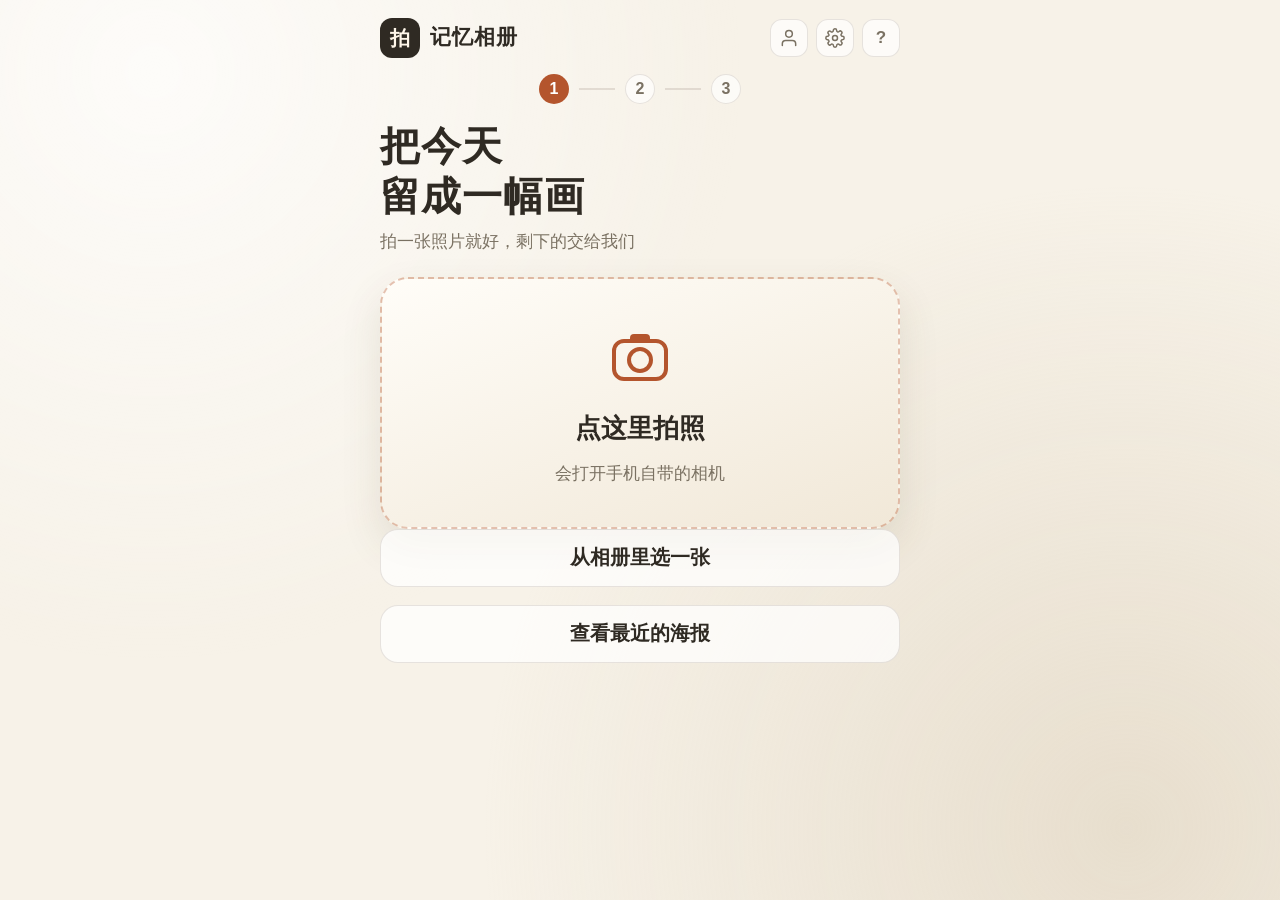
<file: index.html>
<!DOCTYPE html>
<html lang="zh-CN">
<head>
  <meta charset="utf-8">
  <meta name="viewport" content="width=device-width, initial-scale=1, viewport-fit=cover">
  <meta name="theme-color" content="#F7F2E8">
  <meta name="description" content="记忆相册 · 随手拍一张照片，选一种风格，生成一张带家人留言的纪念海报。">
  <title>记忆相册 · 把今天留成一幅画</title>
  <link rel="stylesheet" href="style.css?v=20261114c">
</head>
<body>
  <main class="app">
    <header class="top">
      <a class="brand" href="./">
        <span class="brand-mark">拍</span>
        <span class="brand-text">记忆相册</span>
      </a>
      <div class="top-actions">
        <button class="icon-btn" id="user-btn" type="button" aria-label="我的身份">
          <svg viewBox="0 0 24 24" width="20" height="20" fill="none" stroke="currentColor" stroke-width="1.8" stroke-linecap="round" stroke-linejoin="round" aria-hidden="true">
            <path d="M20 21v-2a4 4 0 0 0-4-4H8a4 4 0 0 0-4 4v2"></path>
            <circle cx="12" cy="7" r="4"></circle>
          </svg>
        </button>
        <button class="icon-btn" id="family-btn" type="button" aria-label="家人昵称设置">
          <svg viewBox="0 0 24 24" width="20" height="20" fill="none" stroke="currentColor" stroke-width="1.8" stroke-linecap="round" stroke-linejoin="round" aria-hidden="true">
            <circle cx="12" cy="12" r="3"></circle>
            <path d="M19.4 15a1.65 1.65 0 0 0 .33 1.82l.06.06a2 2 0 0 1-2.83 2.83l-.06-.06a1.65 1.65 0 0 0-1.82-.33 1.65 1.65 0 0 0-1 1.51V21a2 2 0 0 1-4 0v-.09A1.65 1.65 0 0 0 9 19.4a1.65 1.65 0 0 0-1.82.33l-.06.06a2 2 0 0 1-2.83-2.83l.06-.06A1.65 1.65 0 0 0 4.6 15a1.65 1.65 0 0 0-1.51-1H3a2 2 0 0 1 0-4h.09A1.65 1.65 0 0 0 4.6 9a1.65 1.65 0 0 0-.33-1.82l-.06-.06a2 2 0 0 1 2.83-2.83l.06.06A1.65 1.65 0 0 0 9 4.6 1.65 1.65 0 0 0 10 3.09V3a2 2 0 0 1 4 0v.09a1.65 1.65 0 0 0 1 1.51 1.65 1.65 0 0 0 1.82-.33l.06-.06a2 2 0 0 1 2.83 2.83l-.06.06A1.65 1.65 0 0 0 19.4 9a1.65 1.65 0 0 0 1.51 1H21a2 2 0 0 1 0 4h-.09a1.65 1.65 0 0 0-1.51 1z"></path>
          </svg>
        </button>
        <button class="icon-btn" id="help-btn" type="button" aria-label="使用帮助">?</button>
      </div>
    </header>

    <div class="steps" aria-hidden="true">
      <span class="step-dot active" data-step="1">1</span>
      <span class="step-line"></span>
      <span class="step-dot" data-step="2">2</span>
      <span class="step-line"></span>
      <span class="step-dot" data-step="3">3</span>
    </div>

    <!-- 第一步：拍照 -->
    <section class="panel active" id="panel-1">
      <h1 class="hero-title">把今天<br>留成一幅画</h1>
      <p class="hero-sub">拍一张照片就好，剩下的交给我们</p>

      <label class="camera-card" for="camera-input">
        <span class="camera-icon" aria-hidden="true">
          <svg viewBox="0 0 64 64" width="64" height="64"><rect x="6" y="16" width="52" height="38" rx="10" fill="none" stroke="currentColor" stroke-width="4"/><circle cx="32" cy="35" r="11" fill="none" stroke="currentColor" stroke-width="4"/><rect x="22" y="9" width="20" height="9" rx="4" fill="currentColor"/></svg>
        </span>
        <span class="camera-title">点这里拍照</span>
        <span class="camera-hint">会打开手机自带的相机</span>
      </label>
      <input id="camera-input" type="file" accept="image/*" capture="environment" hidden>
      <input id="album-input" type="file" accept="image/*" hidden>

      <button class="btn btn-ghost" id="album-btn" type="button">从相册里选一张</button>
      <button class="btn btn-ghost btn-big" id="gallery-btn" type="button">查看最近的海报</button>
    </section>

    <!-- 第二步：说一句 -->
    <section class="panel" id="panel-2">
      <h1 class="panel-title">说一句，<br>今天发生了什么？</h1>
      <p class="panel-sub">可以点话筒说话，也可以直接写一句</p>
      <img class="shot-preview" id="shot-preview" alt="刚拍的照片">
      <button class="btn btn-ghost retake-btn" id="retake-btn" type="button">
        <svg viewBox="0 0 24 24" width="18" height="18" fill="none" stroke="currentColor" stroke-width="2" stroke-linecap="round" stroke-linejoin="round" aria-hidden="true">
          <path d="M23 19a2 2 0 0 1-2 2H3a2 2 0 0 1-2-2V8a2 2 0 0 1 2-2h4l2-3h6l2 3h4a2 2 0 0 1 2 2z"></path>
          <circle cx="12" cy="13" r="4"></circle>
        </svg>
        重新选一张 / 重拍
      </button>
      <textarea id="story-input" rows="4" maxlength="200" placeholder="比如：今天去公园散步，玉兰花开了，心情特别好。"></textarea>
      <div class="voice-row">
        <button class="voice-btn" id="voice-btn" type="button">
          <svg viewBox="0 0 24 24" width="28" height="28" fill="none" stroke="currentColor" stroke-width="2" stroke-linecap="round" stroke-linejoin="round" aria-hidden="true">
            <rect x="9" y="3" width="6" height="11" rx="3"></rect>
            <path d="M5 11a7 7 0 0 0 14 0M12 18v3M8 21h8"></path>
          </svg>
          <span id="voice-label">按下说话，松开结束</span>
        </button>
        <p class="voice-tip" id="voice-tip">说完会自动变成文字，可以再改</p>
      </div>
      <div class="row">
        <button class="btn btn-ghost" id="skip-story" type="button">退回上一步</button>
        <button class="btn btn-primary" id="next-story" type="button">下一步</button>
      </div>
    </section>

    <!-- 第三步：选风格 -->
    <section class="panel" id="panel-3">
      <h1 class="panel-title">选一种喜欢的风格</h1>
      <p class="panel-sub">选好后点下面按钮，海报马上做好</p>
      <div class="styles" id="styles">
        <button class="style-card" type="button" data-style="文艺">
          <span class="style-swatch" aria-hidden="true">
            <svg viewBox="0 0 160 86" preserveAspectRatio="xMidYMid slice">
              <rect width="160" height="86" fill="#f6f1e6"/>
              <circle cx="124" cy="22" r="9" fill="#ead9b6"/>
              <path d="M0 64 L30 42 L52 60 L74 38 L98 62 L120 48 L160 66 V86 H0 Z" fill="#cdd3c0"/>
              <path d="M0 74 L34 58 L66 72 L98 56 L130 72 L160 62 V86 H0 Z" fill="#b3bba4" opacity="0.92"/>
              <path d="M30 80 C 44 60, 58 48, 78 40" stroke="#8a6f52" stroke-width="2.2" fill="none" stroke-linecap="round"/>
              <path d="M56 52 C 62 48, 66 46, 72 45" stroke="#8a6f52" stroke-width="1.6" fill="none" stroke-linecap="round"/>
              <g fill="#e3a6a2">
                <circle cx="78" cy="40" r="3.2"/>
                <circle cx="70" cy="45" r="2.6"/>
                <circle cx="62" cy="52" r="2.2"/>
              </g>
              <g fill="#f2c9c4">
                <circle cx="75" cy="43" r="1.4"/>
                <circle cx="67" cy="47.5" r="1.2"/>
              </g>
            </svg>
          </span>
          <span class="style-name">文艺</span>
          <span class="style-desc">清淡 · 有诗意</span>
        </button>
        <button class="style-card" type="button" data-style="喜庆">
          <span class="style-swatch" aria-hidden="true">
            <svg viewBox="0 0 160 86" preserveAspectRatio="xMidYMid slice">
              <rect width="160" height="86" fill="#9c211b"/>
              <ellipse cx="80" cy="92" rx="110" ry="42" fill="#c0392b" opacity="0.75"/>
              <circle cx="26" cy="18" r="2" fill="#f4c969" opacity="0.85"/>
              <circle cx="134" cy="24" r="2" fill="#f4c969" opacity="0.85"/>
              <circle cx="40" cy="60" r="1.6" fill="#f4c969" opacity="0.6"/>
              <circle cx="122" cy="62" r="1.6" fill="#f4c969" opacity="0.6"/>
              <line x1="80" y1="6" x2="80" y2="18" stroke="#f4c969" stroke-width="2"/>
              <rect x="73" y="16" width="14" height="6" rx="2" fill="#f4c969"/>
              <ellipse cx="80" cy="42" rx="21" ry="23" fill="#e14b31" stroke="#f4c969" stroke-width="2"/>
              <path d="M62 34 H98 M60 42 H100 M62 50 H98" stroke="#f4c969" stroke-width="1.3" opacity="0.8"/>
              <rect x="73" y="63" width="14" height="5" rx="2" fill="#f4c969"/>
              <path d="M75 68 L73 79 M80 68 L80 82 M85 68 L87 79" stroke="#f4c969" stroke-width="1.6" stroke-linecap="round"/>
            </svg>
          </span>
          <span class="style-name">喜庆</span>
          <span class="style-desc">热闹 · 吉利</span>
        </button>
        <button class="style-card" type="button" data-style="美丽">
          <span class="style-swatch" aria-hidden="true">
            <svg viewBox="0 0 160 86" preserveAspectRatio="xMidYMid slice">
              <rect width="160" height="86" fill="#fdecec"/>
              <rect y="62" width="160" height="24" fill="#e7d3e2" opacity="0.5"/>
              <path d="M52 84 C 55 66, 59 54, 66 44" stroke="#9fb28a" stroke-width="2" fill="none" stroke-linecap="round"/>
              <path d="M80 84 C 80 66, 81 52, 83 40" stroke="#9fb28a" stroke-width="2" fill="none" stroke-linecap="round"/>
              <path d="M108 84 C 104 68, 99 58, 93 48" stroke="#9fb28a" stroke-width="2" fill="none" stroke-linecap="round"/>
              <path d="M62 66 C 56 62, 52 62, 48 64" stroke="#9fb28a" stroke-width="1.6" fill="none"/>
              <path d="M98 62 C 104 58, 108 58, 112 60" stroke="#9fb28a" stroke-width="1.6" fill="none"/>
              <g transform="translate(66 40)">
                <circle cx="0" cy="-6.5" r="5.5" fill="#f2a6b3"/><circle cx="6.5" cy="-1" r="5.5" fill="#eda0ad"/><circle cx="4" cy="6" r="5.5" fill="#f2a6b3"/><circle cx="-4" cy="6" r="5.5" fill="#eda0ad"/><circle cx="-6.5" cy="-1" r="5.5" fill="#f2a6b3"/><circle r="3.4" fill="#f7d774"/>
              </g>
              <g transform="translate(84 34)">
                <circle cx="0" cy="-5.5" r="4.8" fill="#f6b8c8"/><circle cx="5.5" cy="-1" r="4.8" fill="#f2a6b3"/><circle cx="3.5" cy="5" r="4.8" fill="#f6b8c8"/><circle cx="-3.5" cy="5" r="4.8" fill="#f2a6b3"/><circle cx="-5.5" cy="-1" r="4.8" fill="#f6b8c8"/><circle r="3" fill="#fff6e6"/>
              </g>
              <g transform="translate(94 46)">
                <circle cx="0" cy="-4.5" r="4" fill="#f3b8a6"/><circle cx="4.5" cy="0" r="4" fill="#eda0ad"/><circle cx="0" cy="4.5" r="4" fill="#f3b8a6"/><circle cx="-4.5" cy="0" r="4" fill="#eda0ad"/><circle r="2.6" fill="#f7d774"/>
              </g>
            </svg>
          </span>
          <span class="style-name">美丽</span>
          <span class="style-desc">明亮 · 温柔</span>
        </button>
        <button class="style-card" type="button" data-style="怀旧">
          <span class="style-swatch" aria-hidden="true">
            <svg viewBox="0 0 160 86" preserveAspectRatio="xMidYMid slice">
              <rect width="160" height="86" fill="#ecdfc8"/>
              <rect y="64" width="160" height="22" fill="#d9c6a6" opacity="0.55"/>
              <g transform="translate(46 16) rotate(-6)">
                <rect width="46" height="54" rx="2" fill="#f8f2e4" stroke="#c9b28c"/>
                <rect x="5" y="5" width="36" height="34" fill="#c8a878"/>
                <circle cx="16" cy="18" r="6" fill="#e5c795"/>
                <path d="M5 33 L17 24 L27 31 L41 18 L41 39 L5 39 Z" fill="#a98d63"/>
              </g>
              <g transform="translate(82 20) rotate(5)">
                <rect width="46" height="54" rx="2" fill="#f8f2e4" stroke="#c9b28c"/>
                <rect x="5" y="5" width="36" height="34" fill="#bfa171"/>
                <circle cx="31" cy="14" r="5" fill="#e5c795"/>
                <path d="M5 35 L15 27 L25 33 L41 20 L41 39 L5 39 Z" fill="#9c8158"/>
              </g>
            </svg>
          </span>
          <span class="style-name">怀旧</span>
          <span class="style-desc">老照片 · 回忆</span>
        </button>
      </div>
      <button class="btn btn-primary btn-big" id="generate-btn" type="button">生成我的海报</button>
    </section>

    <!-- 结果 -->
    <section class="panel" id="panel-result">
      <h1 class="panel-title center">海报做好啦</h1>
      <div class="poster-wrap">
        <img id="poster-img" alt="生成的纪念海报">
      </div>
      <p class="save-state" id="save-state"></p>
      <div class="actions result-actions">
        <div class="actions result-pair">
          <button class="btn btn-ghost" id="change-style" type="button">换一个风格</button>
          <button class="btn btn-ghost" id="random-style" type="button">随机风格</button>
        </div>
        <div class="actions result-pair">
          <button class="btn btn-ghost" id="change-copy" type="button">更换文案</button>
          <button class="btn btn-ghost" id="edit-copy" type="button">编辑文案</button>
        </div>
        <button class="btn btn-ghost" id="again" type="button">重新拍一张</button>
      </div>
      <p class="random-hint hidden" id="random-hint"></p>
      <div class="actions">
        <a class="btn btn-primary" id="download" download="记忆相册-海报.jpg">保存海报</a>
        <button class="btn btn-ghost hidden" id="share" type="button">分享给家人</button>
      </div>
      <div class="qr-card">
        <img id="qr-img" alt="留言页二维码">
        <div class="qr-info">
          <strong>分享海报，让家人扫码留言</strong>
          <p>家人的留言会自动出现在海报上</p>
          <a id="page-link" href="#" target="_blank" rel="noopener">打开留言页面</a>
        </div>
      </div>
      <p class="sync-note" id="sync-note">家人留言会自动出现在海报上</p>
    </section>

  </main>

  <!-- 生成中 -->
  <div class="loading hidden" id="loading">
    <div class="loading-card">
      <div class="pulse"><span></span><span></span><span></span></div>
      <p class="loading-text" id="loading-text">正在看看这张照片…</p>
      <p class="loading-tip">大概需要 5～10 秒，请稍等</p>
    </div>
  </div>

  <!-- 修改文案 -->
  <div class="modal hidden" id="copy-modal">
    <div class="modal-card">
      <h2>编辑海报文案</h2>
      <p class="modal-sub">这句话会显示在照片下面，最多 32 字；可以点话筒说，也可以直接改。</p>
      <label class="field-label" for="copy-input">主文案</label>
      <textarea id="copy-input" rows="3" maxlength="32" placeholder="写一句你想说的话"></textarea>
      <div class="voice-row">
        <button class="voice-btn" id="copy-voice" type="button">
          <svg viewBox="0 0 24 24" width="28" height="28" fill="none" stroke="currentColor" stroke-width="2" stroke-linecap="round" stroke-linejoin="round" aria-hidden="true">
            <rect x="9" y="3" width="6" height="11" rx="3"></rect>
            <path d="M5 11a7 7 0 0 0 14 0M12 18v3M8 21h8"></path>
          </svg>
          <span id="copy-voice-label">按下说话，松开结束</span>
        </button>
        <p class="voice-tip" id="copy-voice-tip">说完会自动变成文字，可以再改</p>
      </div>
      <div class="row">
        <button class="btn btn-ghost" id="copy-cancel" type="button">取消</button>
        <button class="btn btn-primary" id="copy-save" type="button">保存</button>
      </div>
    </div>
  </div>

  <!-- 最近的海报 -->
  <div class="modal hidden" id="gallery-modal">
    <div class="modal-card gallery-card">
      <button class="icon-btn gallery-close" id="gallery-close" type="button" aria-label="关闭">×</button>
      <div id="gallery-list-view">
        <h2>最近的海报</h2>
        <div class="gallery-grid" id="gallery-grid"></div>
        <p class="gallery-empty hidden" id="gallery-empty">还没有生成过海报，先做一张吧。</p>
      </div>
      <div class="hidden" id="gallery-detail-view">
        <button class="gallery-back" id="gallery-back" type="button">← 返回最近的海报</button>
        <h2 id="history-title">海报</h2>
        <div class="history-swipe" id="history-swipe">
          <img id="history-poster" alt="历史海报" draggable="false">
          <button class="swipe-arrow swipe-prev hidden" id="history-prev" type="button" aria-label="上一张">‹</button>
          <button class="swipe-arrow swipe-next hidden" id="history-next" type="button" aria-label="下一张">›</button>
        </div>
        <p class="swipe-hint" id="history-counter"></p>
        <div class="history-comments" id="history-comments"></div>
        <a class="btn btn-primary" id="history-page-link" target="_blank" rel="noopener">打开留言页</a>
      </div>
    </div>
  </div>

  <!-- 家人昵称 -->
  <div class="modal hidden" id="family-modal">
    <div class="modal-card">
      <h2>家人昵称</h2>
      <p class="modal-sub">第一个昵称是老人的称呼，家人留言时可以选自己的昵称。</p>
      <div class="family-list" id="family-list"></div>
      <div class="family-add">
        <input id="family-new-input" type="text" maxlength="12" placeholder="添加一个昵称，比如：小敏">
        <button class="btn btn-primary family-add-btn" id="family-add-btn" type="button">添加</button>
      </div>
      <div class="row">
        <button class="btn btn-ghost" id="family-cancel" type="button">关闭</button>
        <button class="btn btn-primary" id="family-save" type="button">保存</button>
      </div>
    </div>
  </div>

  <!-- 帮助 -->
  <div class="modal hidden" id="help-modal">
    <div class="modal-card">
      <h2>三步做一张海报</h2>
      <ol class="help-list">
        <li><strong>一拍</strong>：点大按钮，用手机相机拍一张。</li>
        <li><strong>一说</strong>：点话筒说话，会自动变成文字；也可以直接写或跳过。</li>
        <li><strong>一选</strong>：选文艺、喜庆、美丽、怀旧中的一种。</li>
      </ol>
      <p class="modal-sub">海报右下角有二维码，家人扫码就能留言。</p>
      <button class="btn btn-primary" id="help-close" type="button">知道了</button>
    </div>
  </div>

  <!-- 我的身份 -->
  <div class="modal hidden" id="user-modal">
    <div class="modal-card">
      <h2>我的身份</h2>
      <p class="modal-sub">这台设备的身份码用来区分不同人。换手机时可以导出身份再导入，就能看到同一个人的海报。</p>
      <label class="field-label">我的身份码</label>
      <div class="user-id-box">
        <code id="user-id-display"></code>
        <button class="btn btn-ghost user-id-copy" id="user-id-copy" type="button">复制</button>
      </div>
      <div class="row">
        <button class="btn btn-ghost" id="user-export" type="button">导出身份</button>
        <button class="btn btn-ghost" id="user-import" type="button">导入身份</button>
      </div>
      <label class="field-label hidden" id="user-import-label">粘贴身份码</label>
      <textarea id="user-import-input" rows="3" class="hidden" placeholder="粘贴从另一台设备导出的身份码"></textarea>
      <div class="row hidden" id="user-import-actions">
        <button class="btn btn-ghost" id="user-import-cancel" type="button">取消</button>
        <button class="btn btn-primary" id="user-import-confirm" type="button">确认导入</button>
      </div>
      <label class="field-label" style="margin-top:16px">后端服务器地址（默认已配置）</label>
      <p class="modal-sub">默认使用官方云端，生成的海报自动备份，家人扫码永久可见。也可以换成你自己的服务器；点「清除」则只用本机保存 + 临时通道。</p>
      <div class="row" style="align-items:center;gap:8px">
        <input id="backend-url" type="url" placeholder="https://ruiminlee.pythonanywhere.com" style="flex:1;min-width:0;font-size:15px;padding:10px">
        <button class="btn btn-ghost" id="backend-test" type="button">测试</button>
      </div>
      <div class="row">
        <button class="btn btn-primary" id="backend-save" type="button">保存后端地址</button>
        <button class="btn btn-ghost" id="backend-clear" type="button">清除</button>
      </div>
      <div class="user-danger-row">
        <button class="btn btn-ghost danger" id="user-reset" type="button">重置为新身份</button>
      </div>
      <button class="btn btn-ghost btn-big" id="user-close" type="button">关闭</button>
    </div>
  </div>

  <div class="toast" id="toast" role="status" aria-live="polite"></div>

  <script src="qrcode.js"></script>
  <script src="poster.js?v=20261114c"></script>
  <script src="sync.js?v=20261114c"></script>
  <script src="backend.js?v=20261114c"></script>
  <script src="voice.js?v=20261114c"></script>
  <script src="app.js?v=20261114c"></script>
</body>
</html>
</file>
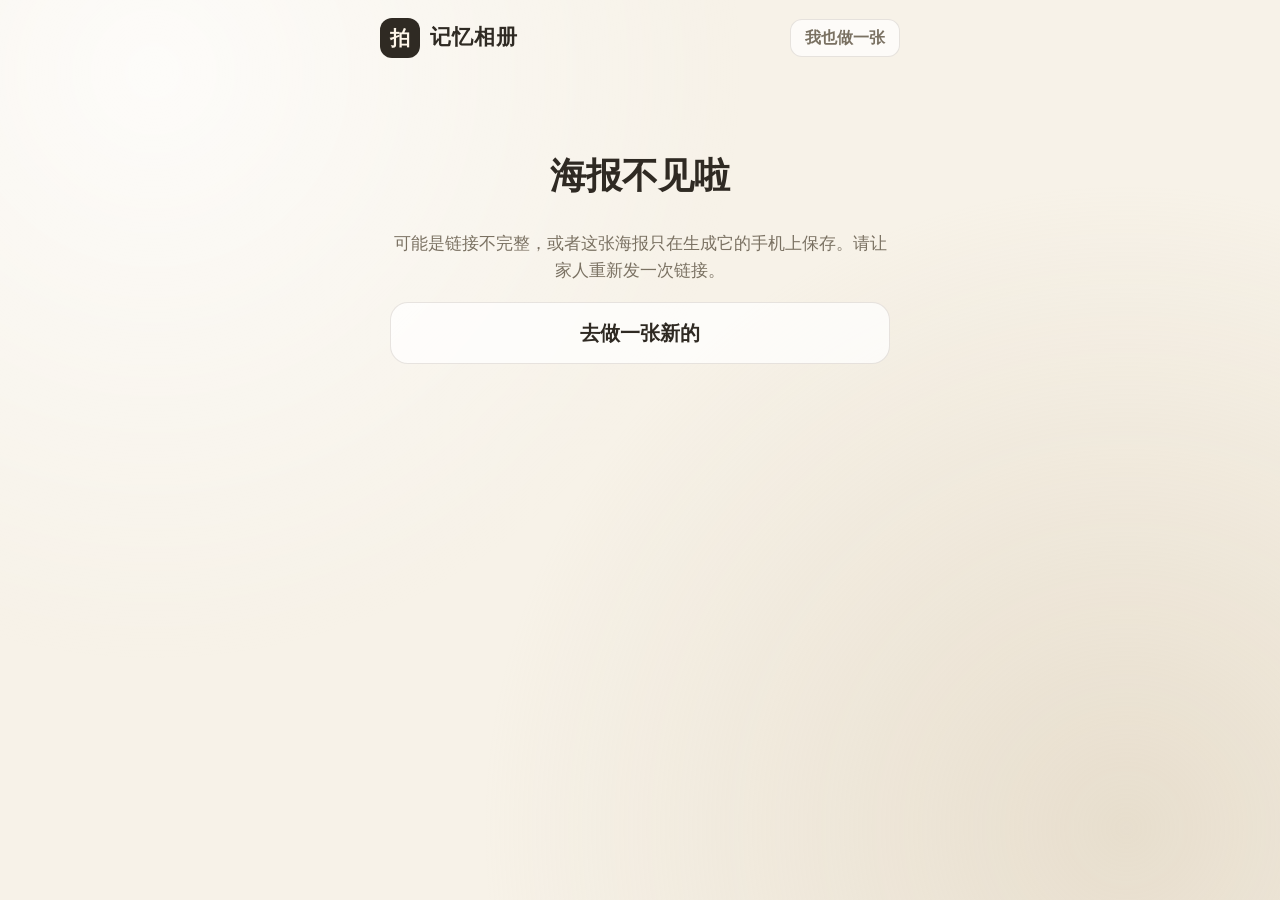
<file: view.html>
<!DOCTYPE html>
<html lang="zh-CN">
<head>
  <meta charset="utf-8">
  <meta name="viewport" content="width=device-width, initial-scale=1, viewport-fit=cover">
  <meta name="theme-color" content="#F7F2E8">
  <meta name="description" content="家人做了一张纪念海报，扫码给TA留句话吧。">
  <title>家人的留言 · 记忆相册</title>
  <link rel="stylesheet" href="style.css?v=20261114c">
</head>
<body class="viewer-body">
  <main class="app viewer">
    <header class="top">
      <a class="brand" href="./">
        <span class="brand-mark">拍</span>
        <span class="brand-text">记忆相册</span>
      </a>
      <a class="icon-btn wide" href="./">我也做一张</a>
    </header>

    <div class="view-loading" id="view-loading">
      <div class="spinner"></div>
      <p>正在打开海报…</p>
    </div>

    <div id="view-content" class="hidden">
      <div class="poster-wrap" id="poster-wrap">
        <img id="poster-img" alt="家人的纪念海报">
      </div>

      <p class="view-meta" id="view-meta"></p>
      <a class="btn btn-primary" id="download" download="记忆相册-海报.jpg">保存这张海报</a>

      <div class="text-card hidden" id="text-card">
        <p class="tc-date" id="tc-date"></p>
        <h1 id="tc-title"></h1>
        <p class="tc-caption" id="tc-caption"></p>
        <p class="tc-story" id="tc-story"></p>
        <p class="tc-blessing" id="tc-blessing"></p>
        <p class="tc-note">图片加载失败或已过期时，这里显示文字版故事；留言仍会同步。</p>
      </div>

      <section class="comments-card">
        <div class="comments-head">
          <h2>家人的留言</h2>
          <span class="comments-count" id="comments-count"></span>
        </div>
        <p class="comments-intro" id="comments-intro">写下想对TA说的话，留言会同步到老人的海报上。</p>
        <div class="comment-list" id="comment-list"></div>

        <form class="comment-form" id="comment-form">
          <label class="field-label" for="comment-name-select">您的称呼</label>
          <select id="comment-name-select" class="comment-name-select">
            <!-- 家人昵称由 JS 填充 -->
          </select>
          <input id="comment-name-other" type="text" maxlength="12" autocomplete="nickname" placeholder="输入您的昵称" class="comment-name-other hidden">
          <input id="comment-name" type="hidden" name="name">
          <label class="field-label" for="comment-content">想说的话</label>
          <textarea id="comment-content" name="content" maxlength="200" rows="4" placeholder="比如：奶奶笑得真好看，周末回家看您。"></textarea>
          <div class="voice-row">
            <button class="voice-btn" id="comment-voice" type="button">
              <svg viewBox="0 0 24 24" width="26" height="26" fill="none" stroke="currentColor" stroke-width="2" stroke-linecap="round" stroke-linejoin="round" aria-hidden="true">
                <rect x="9" y="3" width="6" height="11" rx="3"></rect>
                <path d="M5 11a7 7 0 0 0 14 0M12 18v3M8 21h8"></path>
              </svg>
              <span id="comment-voice-label">按下说话，松开结束</span>
            </button>
            <p class="voice-tip" id="comment-voice-tip">说的话会自动变成文字，可以再改</p>
          </div>
          <button class="btn btn-primary" id="comment-submit" type="submit">写下留言</button>
          <button class="btn btn-ghost hidden" id="copy-comment" type="button">复制留言发给家人</button>
          <p class="comment-tip" id="comment-tip">留言发送后，老人打开海报就能看到。</p>
        </form>
      </section>

      <footer class="footer">
        <p>这张海报只通过这个链接分享给家人。</p>
        <p class="tiny">记忆相册 · 把今天留成一幅画</p>
      </footer>
    </div>

    <div id="view-error" class="view-error hidden">
      <h1>海报不见啦</h1>
      <p>可能是链接不完整，或者这张海报只在生成它的手机上保存。请让家人重新发一次链接。</p>
      <a class="btn btn-ghost" href="./">去做一张新的</a>
    </div>
  </main>

  <div class="toast" id="toast" role="status" aria-live="polite"></div>
  <script src="qrcode.js"></script>
  <script src="poster.js?v=20261114c"></script>
  <script src="sync.js?v=20261114c"></script>
  <script src="backend.js?v=20261114c"></script>
  <script src="voice.js?v=20261114c"></script>
  <script src="view.js?v=20261114c"></script>
</body>
</html>
</file>
<file: style.css>
:root {
  --bg: #f7f2e8;
  --paper: #fffdf8;
  --ink: #2f2a23;
  --soft: #7a7162;
  --line: rgba(90, 76, 58, 0.14);
  --accent: #b4552d;
  --accent-deep: #8f3f20;
  --green: #5b7a5e;
  --shadow: 0 18px 40px rgba(91, 72, 45, 0.12);
}

* { box-sizing: border-box; -webkit-tap-highlight-color: transparent; }

html, body {
  margin: 0;
  padding: 0;
  background: var(--bg);
  color: var(--ink);
  font-family: "Noto Sans SC", "PingFang SC", "Hiragino Sans GB", "Microsoft YaHei", sans-serif;
  font-size: 18px;
  line-height: 1.6;
}

body::before {
  content: "";
  position: fixed;
  inset: 0;
  pointer-events: none;
  background:
    radial-gradient(circle at 12% 8%, rgba(255, 255, 255, 0.75), transparent 42%),
    radial-gradient(circle at 88% 92%, rgba(219, 206, 184, 0.55), transparent 46%);
  z-index: 0;
}

.hidden { display: none !important; }

.app {
  position: relative;
  z-index: 1;
  max-width: 560px;
  margin: 0 auto;
  padding: 18px 20px calc(28px + env(safe-area-inset-bottom));
}

/* 顶部 */
.top {
  display: flex;
  align-items: center;
  justify-content: space-between;
  gap: 12px;
  margin-bottom: 16px;
}

.brand {
  display: inline-flex;
  align-items: center;
  gap: 10px;
  text-decoration: none;
  color: var(--ink);
}

.brand-mark {
  width: 40px;
  height: 40px;
  display: grid;
  place-items: center;
  border-radius: 12px;
  background: var(--ink);
  color: #fff7ea;
  font-size: 20px;
  font-weight: 700;
  font-family: "Noto Serif SC", "Songti SC", serif;
}

.brand-text {
  font-size: 21px;
  font-weight: 700;
  font-family: "Noto Serif SC", "Songti SC", serif;
  letter-spacing: 1px;
}

.top-actions { display: flex; gap: 8px; }

.icon-btn {
  border: 1px solid var(--line);
  background: rgba(255, 255, 255, 0.7);
  color: var(--soft);
  width: 38px;
  height: 38px;
  border-radius: 12px;
  font-size: 17px;
  font-weight: 700;
  cursor: pointer;
  display: grid;
  place-items: center;
  text-decoration: none;
}

.icon-btn.wide { width: auto; padding: 0 14px; font-size: 16px; }

/* 步骤 */
.steps {
  display: flex;
  align-items: center;
  justify-content: center;
  gap: 10px;
  margin: 6px 0 18px;
}

.step-dot {
  width: 30px;
  height: 30px;
  border-radius: 50%;
  display: grid;
  place-items: center;
  font-size: 16px;
  font-weight: 700;
  color: var(--soft);
  background: rgba(255, 255, 255, 0.65);
  border: 1px solid var(--line);
}

.step-dot.active { background: var(--accent); color: #fff; border-color: transparent; }

.step-line { width: 36px; height: 2px; background: var(--line); }

/* 面板 */
.panel { display: none; animation: fade 0.28s ease; }
.panel.active { display: block; }

@keyframes fade {
  from { opacity: 0; transform: translateY(8px); }
  to { opacity: 1; transform: none; }
}

.hero-title {
  margin: 14px 0 6px;
  font-size: 40px;
  line-height: 1.25;
  font-family: "Noto Serif SC", "Songti SC", serif;
  letter-spacing: 1px;
}

.hero-sub, .panel-sub {
  margin: 0 0 22px;
  color: var(--soft);
  font-size: 17px;
}

.panel-title {
  margin: 8px 0 4px;
  font-size: 30px;
  line-height: 1.35;
  font-family: "Noto Serif SC", "Songti SC", serif;
}

.panel-title.center { text-align: center; }

/* 拍照卡片 */
.camera-card {
  display: flex;
  flex-direction: column;
  align-items: center;
  gap: 10px;
  padding: 46px 20px 40px;
  border-radius: 28px;
  background: linear-gradient(160deg, #fffdf8, #f1e8d8);
  border: 2px dashed rgba(180, 85, 45, 0.35);
  box-shadow: var(--shadow);
  cursor: pointer;
  text-align: center;
  transition: transform 0.15s ease;
}

.camera-card:active { transform: scale(0.985); }

.camera-icon { color: var(--accent); }

.camera-title { font-size: 26px; font-weight: 700; }

.camera-hint { color: var(--soft); font-size: 17px; }

.shot-preview {
  width: 100%;
  max-height: 320px;
  object-fit: cover;
  border-radius: 20px;
  box-shadow: var(--shadow);
  margin-bottom: 10px;
  background: #e7e0d3;
}

.retake-btn {
  display: inline-flex;
  align-items: center;
  justify-content: center;
  gap: 6px;
  width: auto;
  min-height: 44px;
  padding: 10px 16px;
  margin-bottom: 14px;
  font-size: 17px;
  border-radius: 14px;
  background: rgba(255, 255, 255, 0.6);
}

/* 按钮 */
.btn {
  display: flex;
  align-items: center;
  justify-content: center;
  width: 100%;
  min-height: 58px;
  padding: 14px 20px;
  border: none;
  border-radius: 18px;
  font-family: inherit;
  font-size: 20px;
  font-weight: 700;
  text-decoration: none;
  cursor: pointer;
  transition: transform 0.15s ease, opacity 0.15s ease;
}

.btn:active { transform: scale(0.985); opacity: 0.92; }

.btn-primary {
  background: linear-gradient(135deg, var(--accent), var(--accent-deep));
  color: #fff8ee;
  box-shadow: 0 14px 26px rgba(180, 85, 45, 0.28);
}

.btn-ghost {
  background: rgba(255, 255, 255, 0.72);
  color: var(--ink);
  border: 1px solid var(--line);
}

.btn-big { margin-top: 18px; }

.row { display: flex; gap: 12px; margin-top: 16px; }
.row .btn { flex: 1; }

/* 文字输入 */
textarea, input[type="text"], input[type="password"] {
  width: 100%;
  border: 1px solid var(--line);
  border-radius: 18px;
  background: rgba(255, 255, 255, 0.82);
  padding: 16px 16px;
  font-family: inherit;
  font-size: 18px;
  line-height: 1.6;
  color: var(--ink);
  outline: none;
  resize: vertical;
}

textarea:focus, input:focus { border-color: rgba(180, 85, 45, 0.55); }

/* 语音输入 */
.voice-row {
  display: flex;
  flex-direction: column;
  gap: 8px;
  margin-top: 12px;
}

.voice-btn {
  display: flex;
  align-items: center;
  justify-content: center;
  gap: 10px;
  width: 100%;
  padding: 14px 18px;
  border-radius: 18px;
  border: 2px dashed rgba(180, 85, 45, 0.38);
  background: rgba(255, 255, 255, 0.72);
  color: var(--accent-deep);
  font-family: inherit;
  font-size: 18px;
  font-weight: 700;
  cursor: pointer;
}

.voice-btn:disabled {
  opacity: 0.55;
  cursor: not-allowed;
}

.voice-btn.recording {
  border-style: solid;
  border-color: #b4552d;
  background: #b4552d;
  color: #fff8ee;
  animation: voicePulse 1.2s infinite;
}

.voice-btn.starting {
  border-style: solid;
  border-color: #d08a3c;
  background: #f0c987;
  color: #5a3a2e;
  animation: voicePulse 1.6s infinite;
}

.voice-btn.keyboard-mode {
  border-style: solid;
  border-color: rgba(180, 85, 45, 0.5);
  background: #fffaf1;
  color: #7a4a32;
}

.voice-btn svg { flex: none; }

.voice-keyboard {
  align-self: stretch;
  min-height: 46px;
  padding: 10px 14px;
  border: 1px dashed rgba(180, 85, 45, 0.45);
  border-radius: 12px;
  background: #fffaf1;
  color: var(--accent);
  font-size: 17px;
  font-weight: 600;
  cursor: pointer;
}

.voice-tip {
  margin: 0;
  text-align: center;
  font-size: 16px;
  line-height: 1.5;
  color: var(--soft);
}

.voice-tip.error {
  color: #a8432a;
  font-weight: 600;
}

.voice-keyboard.attention {
  border-color: #b4552d;
  background: #ffe9d6;
  animation: voicePulse 1.6s infinite;
}

@keyframes voicePulse {
  0%, 100% { box-shadow: 0 0 0 0 rgba(180, 85, 45, 0.3); }
  50% { box-shadow: 0 0 0 9px rgba(180, 85, 45, 0); }
}

/* 风格 */
.styles {
  display: grid;
  grid-template-columns: 1fr 1fr;
  gap: 14px;
  margin-bottom: 6px;
}

.style-card {
  display: flex;
  flex-direction: column;
  align-items: flex-start;
  gap: 2px;
  padding: 10px 10px 14px;
  border-radius: 22px;
  border: 2px solid transparent;
  background: rgba(255, 255, 255, 0.72);
  box-shadow: 0 8px 22px rgba(91, 72, 45, 0.08);
  cursor: pointer;
  font-family: inherit;
  text-align: left;
}

.style-card.selected {
  border-color: var(--accent);
  box-shadow: 0 12px 28px rgba(180, 85, 45, 0.2);
}

.style-swatch {
  width: 100%;
  height: 86px;
  border-radius: 14px;
  margin-bottom: 8px;
  overflow: hidden;
  box-shadow: inset 0 0 0 1px rgba(90, 60, 30, 0.08);
}

.style-swatch svg { display: block; width: 100%; height: 100%; }

.style-name { font-size: 20px; font-weight: 700; padding-left: 4px; }
.style-desc { font-size: 16px; color: var(--soft); padding-left: 4px; }

.ai-hint {
  margin: 14px 2px 0;
  font-size: 16px;
  color: var(--soft);
  text-align: center;
}

/* 结果 */
.poster-wrap {
  margin: 16px 0 18px;
  border-radius: 22px;
  overflow: hidden;
  box-shadow: 0 26px 50px rgba(70, 50, 28, 0.22);
  background: #fff;
}

.poster-wrap img { display: block; width: 100%; height: auto; }

.insight {
  background: rgba(255, 255, 255, 0.78);
  border: 1px solid var(--line);
  border-radius: 18px;
  padding: 14px 16px;
  margin-bottom: 16px;
  font-size: 17px;
}

.insight-head { font-weight: 700; color: var(--accent-deep); margin-bottom: 6px; }
.insight p { margin: 4px 0; color: var(--soft); }
.insight p span { color: var(--ink); font-weight: 700; margin-right: 8px; }
.insight b {
  display: inline-block;
  margin: 2px 6px 2px 0;
  padding: 2px 9px;
  border-radius: 999px;
  background: rgba(91, 122, 94, 0.12);
  color: var(--green);
  font-weight: 600;
}

.actions { display: flex; gap: 12px; }
.actions .btn { flex: 1; }
.result-actions { margin-top: 18px; flex-direction: column; }
.result-pair { width: 100%; }
.random-hint {
  margin: 8px 0 0;
  text-align: center;
  font-size: 16px;
  line-height: 1.5;
  color: var(--soft);
}

.qr-card {
  display: flex;
  align-items: center;
  gap: 16px;
  margin: 18px 0;
  padding: 16px;
  border-radius: 22px;
  background: rgba(255, 255, 255, 0.8);
  border: 1px solid var(--line);
}

.qr-card img { width: 128px; height: 128px; border-radius: 12px; background: #fff; }

.qr-info strong { font-size: 17px; }
.qr-info p { margin: 4px 0 8px; font-size: 16px; color: var(--soft); }
.qr-info a { color: var(--accent-deep); font-size: 16px; font-weight: 700; }

.sync-note {
  margin: -4px 0 6px;
  text-align: center;
  font-size: 16px;
  color: var(--soft);
}

/* 云端保存状态 */
.save-state {
  margin: 10px 0 4px;
  text-align: center;
  font-size: 17px;
  line-height: 1.5;
  color: var(--soft);
  min-height: 26px;
}

.save-state.ok {
  color: #3f7d58;
}

.save-state.warn {
  color: #b5703a;
}

/* 页脚 */
.footer {
  margin-top: 30px;
  text-align: center;
  color: var(--soft);
  font-size: 16px;
}

.footer p { margin: 4px 0; }
.footer .tiny { opacity: 0.75; font-size: 14px; }

/* 加载 */
.loading {
  position: fixed;
  inset: 0;
  z-index: 50;
  display: grid;
  place-items: center;
  background: rgba(247, 242, 232, 0.9);
  backdrop-filter: blur(5px);
}

.loading-card {
  width: min(86%, 340px);
  padding: 30px 24px;
  border-radius: 26px;
  background: var(--paper);
  box-shadow: var(--shadow);
  text-align: center;
}

.pulse { display: flex; justify-content: center; gap: 9px; margin-bottom: 18px; }

.pulse span {
  width: 12px;
  height: 12px;
  border-radius: 50%;
  background: var(--accent);
  animation: pulse 1.2s infinite ease-in-out;
}

.pulse span:nth-child(2) { animation-delay: 0.18s; }
.pulse span:nth-child(3) { animation-delay: 0.36s; }

@keyframes pulse {
  0%, 100% { transform: translateY(0); opacity: 0.45; }
  50% { transform: translateY(-8px); opacity: 1; }
}

.loading-text { margin: 0 0 6px; font-size: 19px; font-weight: 700; }
.loading-tip { margin: 0; color: var(--soft); font-size: 16px; }

/* 弹窗 */
.modal {
  position: fixed;
  inset: 0;
  z-index: 60;
  display: grid;
  place-items: center;
  padding: 20px;
  background: rgba(35, 28, 20, 0.45);
  backdrop-filter: blur(3px);
}

.modal-card {
  width: min(100%, 420px);
  max-height: 86vh;
  overflow: auto;
  padding: 24px 22px;
  border-radius: 26px;
  background: var(--paper);
  box-shadow: var(--shadow);
}

.modal-card h2 {
  margin: 0 0 6px;
  font-size: 23px;
  font-family: "Noto Serif SC", "Songti SC", serif;
}

.modal-sub { margin: 0 0 16px; color: var(--soft); font-size: 16px; }

/* 最近的海报 */
.gallery-card { width: min(100%, 520px); position: relative; }
.gallery-close { position: absolute; top: 14px; right: 14px; z-index: 2; }
.gallery-grid { display: grid; grid-template-columns: repeat(2, minmax(0, 1fr)); gap: 12px; }
.gallery-item {
  display: block;
  width: 100%;
  padding: 0;
  border: 1px solid var(--line);
  border-radius: 16px;
  overflow: hidden;
  background: rgba(255, 255, 255, 0.75);
  text-align: left;
  cursor: pointer;
}
.gallery-thumb { display: block; width: 100%; aspect-ratio: 1080 / 1820; background: #e9e2d5; object-fit: cover; }
.gallery-meta { display: block; padding: 8px 10px 10px; }
.gallery-meta strong { display: block; font-size: 16px; color: var(--ink); }
.gallery-meta small { display: block; margin-top: 2px; font-size: 14px; color: var(--soft); }
.gallery-empty { margin: 18px 0 4px; color: var(--soft); font-size: 16px; text-align: center; }
.gallery-back {
  border: 0;
  background: none;
  color: var(--accent-deep);
  font: inherit;
  font-size: 16px;
  padding: 0 0 10px;
  cursor: pointer;
}
#history-poster { display: block; width: 100%; border-radius: 16px; box-shadow: 0 16px 32px rgba(70, 50, 28, 0.18); transition: opacity 0.18s ease; }
.history-swipe { position: relative; touch-action: pan-y; }
.swipe-arrow {
  position: absolute;
  top: 50%;
  transform: translateY(-50%);
  width: 54px;
  height: 54px;
  border: 0;
  border-radius: 50%;
  background: rgba(255, 255, 255, 0.88);
  color: var(--accent-deep);
  font-size: 34px;
  line-height: 1;
  padding: 0 0 6px;
  box-shadow: 0 6px 16px rgba(70, 50, 28, 0.2);
  cursor: pointer;
  z-index: 2;
}
.swipe-arrow.swipe-prev { left: 8px; }
.swipe-arrow.swipe-next { right: 8px; }
.swipe-arrow:active { background: #fff; transform: translateY(-50%) scale(0.94); }
.swipe-hint {
  margin: 12px 0 0;
  text-align: center;
  font-size: 17px;
  color: var(--soft);
}
.history-comments { margin: 14px 0; }
.history-comments h3 { margin: 0 0 8px; font-size: 17px; }
.history-comment { margin-bottom: 8px; padding: 10px 12px; border: 1px solid var(--line); border-radius: 14px; background: rgba(255, 255, 255, 0.72); }
.history-comment strong { display: block; font-size: 16px; color: var(--accent-deep); }
.history-comment p { margin: 4px 0; font-size: 16px; line-height: 1.6; color: var(--ink); }
.history-comment span { font-size: 14px; color: var(--soft); }
#history-page-link { display: block; text-align: center; }

.field-label {
  display: block;
  margin: 12px 0 6px;
  font-size: 16px;
  font-weight: 700;
  color: var(--soft);
}

.field-tip { margin: 8px 0 0; font-size: 14px; color: var(--soft); }

.help-list { margin: 10px 0 14px; padding-left: 22px; }
.help-list li { margin: 8px 0; }

/* 家人昵称列表 */
.family-list {
  display: flex;
  flex-direction: column;
  gap: 10px;
  margin-bottom: 14px;
}

.family-item {
  display: flex;
  align-items: center;
  gap: 8px;
  padding: 12px 12px;
  border: 1px solid var(--line);
  border-radius: 14px;
  background: rgba(255, 255, 255, 0.8);
  min-height: 54px;
}

.family-item.first {
  border-color: rgba(180, 85, 45, 0.35);
  background: rgba(255, 245, 232, 0.9);
}

.family-item.first::before {
  content: "老人";
  flex: none;
  font-size: 14px;
  font-weight: 700;
  color: #fff;
  background: var(--accent);
  padding: 4px 10px;
  border-radius: 8px;
  white-space: nowrap;
}

.family-item .family-name {
  flex: 1;
  border: 1px solid rgba(90, 76, 58, 0.18);
  background: #fff;
  font: inherit;
  font-size: 17px;
  color: var(--ink);
  padding: 10px 14px;
  border-radius: 10px;
  min-height: 40px;
  width: 0; /* 让 flex:1 生效 */
}

.family-item .family-name:focus {
  border-color: var(--accent);
  outline: 2px solid rgba(180, 85, 45, 0.25);
}

.family-item .family-actions {
  display: flex;
  gap: 4px;
  flex: none;
}

.family-item .family-actions button {
  width: 36px;
  height: 36px;
  border: 1px solid var(--line);
  background: rgba(255, 255, 255, 0.7);
  border-radius: 10px;
  font-size: 17px;
  cursor: pointer;
  display: grid;
  place-items: center;
  color: var(--soft);
}

.family-item .family-actions button:hover { color: var(--ink); }
.family-item .family-actions button:disabled { opacity: 0.3; cursor: not-allowed; }

.family-add {
  display: flex;
  gap: 10px;
  align-items: stretch;
  margin-bottom: 4px;
}

.family-add input[type="text"] {
  flex: 1 1 auto;
  width: auto;
  min-width: 0;
  font-size: 17px;
  padding: 14px 16px;
  min-height: 54px;
}

.family-add .btn.family-add-btn {
  flex: 0 0 auto;
  width: auto;
  max-width: none;
  min-width: 80px;
  padding: 14px 18px;
  min-height: 54px;
  font-size: 16px;
  font-weight: 700;
  border-radius: 14px;
}

/* 我的身份 */
.user-id-box {
  display: flex;
  align-items: center;
  gap: 8px;
  padding: 12px 14px;
  border: 1px solid var(--line);
  border-radius: 14px;
  background: #faf6ef;
  margin-bottom: 12px;
}
.user-id-box code {
  flex: 1;
  font-family: "Courier New", monospace;
  font-size: 16px;
  color: var(--ink);
  word-break: break-all;
  line-height: 1.5;
}
.user-id-copy {
  flex: none;
  padding: 6px 14px;
  min-height: 36px;
  font-size: 16px;
  width: auto;
  border-radius: 10px;
}
.user-danger-row { margin-top: 12px; }
.btn.danger {
  color: #a8432a;
  border-color: rgba(168, 67, 42, 0.3);
  background: rgba(168, 67, 42, 0.08);
  font-size: 16px;
}

/* 轻提示 */
.toast {
  position: fixed;
  left: 50%;
  bottom: calc(30px + env(safe-area-inset-bottom));
  z-index: 80;
  transform: translate(-50%, 20px);
  max-width: 86%;
  padding: 12px 18px;
  border-radius: 999px;
  background: rgba(47, 42, 35, 0.92);
  color: #fff8ee;
  font-size: 17px;
  opacity: 0;
  pointer-events: none;
  transition: opacity 0.22s ease, transform 0.22s ease;
}

.toast.show { opacity: 1; transform: translate(-50%, 0); }

/* ---------------- 留言页 ---------------- */
.eyebrow {
  margin: 6px 0 14px;
  text-align: center;
  color: var(--soft);
  font-size: 16px;
  letter-spacing: 1px;
}

.view-meta {
  margin: -4px 0 14px;
  text-align: center;
  color: var(--soft);
  font-size: 16px;
}

.comments-card {
  margin-top: 22px;
  padding: 20px;
  border-radius: 24px;
  background: rgba(255, 255, 255, 0.82);
  border: 1px solid var(--line);
}

.comments-head {
  display: flex;
  align-items: baseline;
  justify-content: space-between;
}

.comments-head h2 {
  margin: 0;
  font-size: 21px;
  font-family: "Noto Serif SC", "Songti SC", serif;
}

.comments-count { color: var(--soft); font-size: 16px; }
.comments-intro { margin: 6px 0 14px; color: var(--soft); font-size: 16px; }

.comment-list { display: flex; flex-direction: column; gap: 10px; }

.comment-empty { color: var(--soft); font-size: 16px; margin: 4px 0 14px; }

.comment-item {
  padding: 12px 14px;
  border-radius: 16px;
  background: rgba(247, 242, 232, 0.85);
}

.comment-name { font-weight: 700; font-size: 16px; color: var(--accent-deep); }
.comment-text { font-size: 16px; margin-top: 2px; }

.comment-form { margin-top: 18px; }
.comment-form textarea { margin-bottom: 12px; }
.comment-tip { margin: 10px 0 0; color: var(--soft); font-size: 14px; text-align: center; }

.comment-name-select,
.comment-name-other {
  width: 100%;
  border: 1px solid var(--line);
  border-radius: 14px;
  background: rgba(255, 255, 255, 0.85);
  padding: 12px 14px;
  font-family: inherit;
  font-size: 17px;
  color: var(--ink);
  outline: none;
  margin-bottom: 10px;
  appearance: none;
  -webkit-appearance: none;
  background-image: url("data:image/svg+xml;charset=utf-8,%3Csvg xmlns='http://www.w3.org/2000/svg' width='14' height='8' viewBox='0 0 14 8'%3E%3Cpath d='M1 1l6 6 6-6' fill='none' stroke='%237a7162' stroke-width='1.8' stroke-linecap='round' stroke-linejoin='round'/%3E%3C/svg%3E");
  background-repeat: no-repeat;
  background-position: right 14px center;
  padding-right: 36px;
}

.comment-name-select:focus,
.comment-name-other:focus { border-color: rgba(180, 85, 45, 0.55); }

.comment-name-other {
  background-image: none;
  padding-right: 14px;
}

.comment-name-other.hidden { display: none; }

.view-loading {
  padding: 60px 0;
  text-align: center;
  color: var(--soft);
}

.spinner {
  width: 38px;
  height: 38px;
  margin: 0 auto 14px;
  border-radius: 50%;
  border: 3px solid rgba(180, 85, 45, 0.18);
  border-top-color: var(--accent);
  animation: spin 0.9s linear infinite;
}

@keyframes spin { to { transform: rotate(360deg); } }

.view-error { padding: 50px 10px; text-align: center; }
.view-error h1 { font-family: "Noto Serif SC", "Songti SC", serif; }
.view-error p { color: var(--soft); font-size: 17px; }
.view-error .btn { margin-top: 18px; }

/* 文字版故事卡 */
.text-card {
  margin: 18px 0;
  padding: 26px 24px;
  border-radius: 26px;
  background: linear-gradient(160deg, #f7f2e7, #e9e0cf);
  color: #3c3830;
  box-shadow: var(--shadow);
}

.text-card .tc-date { margin: 0 0 10px; font-size: 16px; opacity: 0.75; }

.text-card h1 {
  margin: 0 0 12px;
  font-size: 34px;
  line-height: 1.3;
  font-family: "Noto Serif SC", "Songti SC", serif;
  color: #6c7c69;
}

.text-card .tc-caption { font-size: 17px; margin: 0 0 12px; }
.text-card .tc-story { font-size: 16px; margin: 0 0 14px; opacity: 0.9; }
.text-card .tc-blessing {
  margin: 0;
  font-size: 17px;
  font-family: "Noto Serif SC", "Songti SC", serif;
  color: #6c7c69;
}

.text-card .tc-note {
  margin: 18px 0 0;
  padding-top: 14px;
  border-top: 1px solid rgba(90, 76, 58, 0.16);
  font-size: 14px;
  opacity: 0.7;
}

.text-card[data-style="喜庆"] {
  background: linear-gradient(160deg, #9b231e, #751614);
  color: #fff8e8;
}
.text-card[data-style="喜庆"] h1, .text-card[data-style="喜庆"] .tc-blessing { color: #f4c969; }

.text-card[data-style="美丽"] {
  background: linear-gradient(160deg, #fde7e7, #dbe5f5);
  color: #4a3e42;
}
.text-card[data-style="美丽"] h1, .text-card[data-style="美丽"] .tc-blessing { color: #be6c76; }

.text-card[data-style="怀旧"] {
  background: linear-gradient(160deg, #ebe0cc, #d5c6ae);
  color: #483929;
}
.text-card[data-style="怀旧"] h1, .text-card[data-style="怀旧"] .tc-blessing { color: #8b6846; }

@media (max-width: 380px) {
  .hero-title { font-size: 34px; }
  .panel-title { font-size: 26px; }
  .btn { font-size: 18px; }
}
</file>
